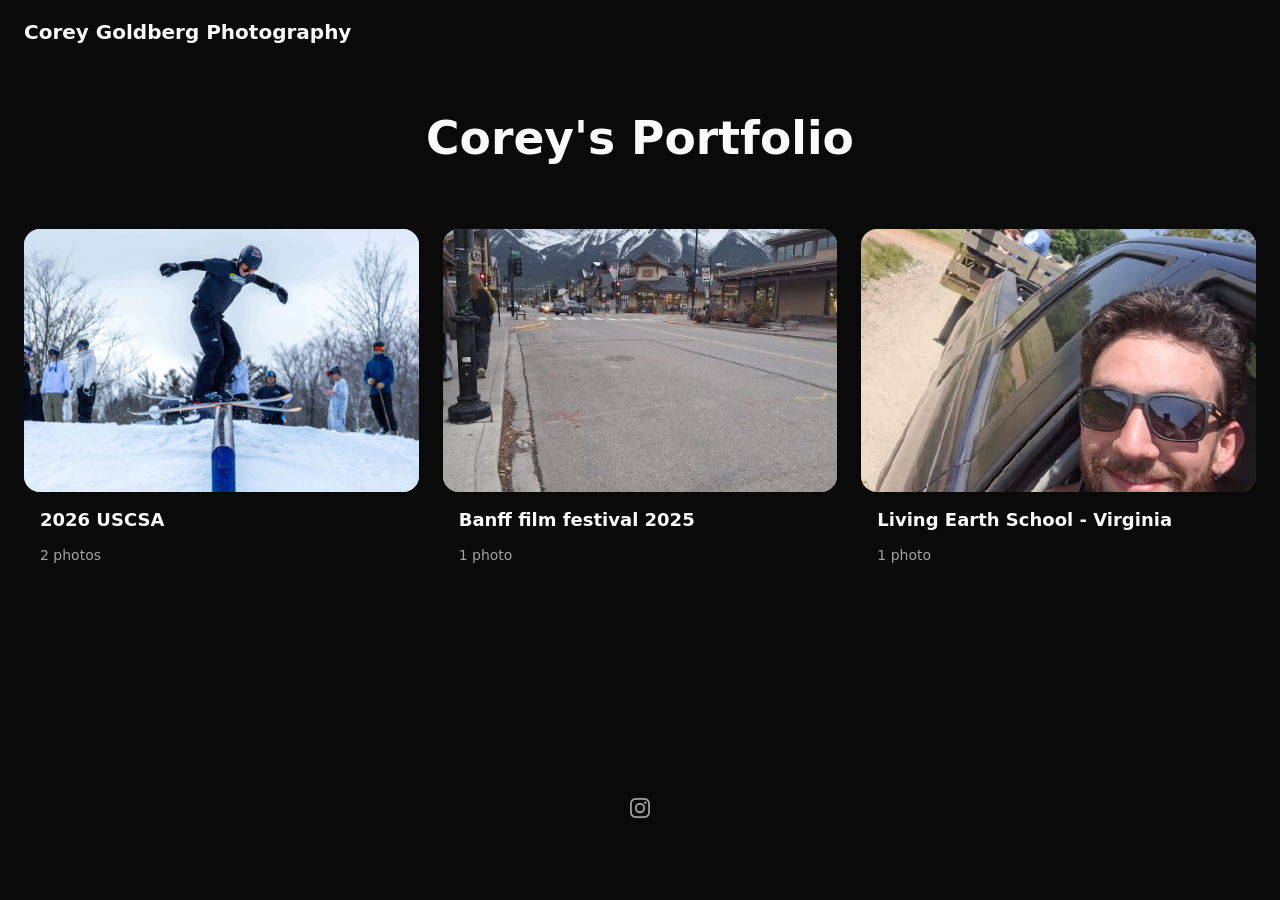
<file: index.html>
<!doctype html><html class=dark lang=en-us><head><meta name=generator content="Hugo 0.160.0"><meta charset=utf-8><meta name=viewport content="width=device-width,initial-scale=1"><title>Corey's Portfolio - Corey Goldberg Photography</title><link rel=canonical href=https://coreygoldbergphotography.com/><link rel=icon type=image/svg+xml href=/images/favicon.svg><link rel=icon type=image/png href=/images/favicon.png><link rel=apple-touch-icon sizes=180x180 href=/images/apple-touch-icon.png><meta name=description content><meta name=robots content="index, follow"><link rel=alternate type=application/rss+xml href=https://coreygoldbergphotography.com/index.xml title="Corey Goldberg Photography"><meta property="og:url" content="https://coreygoldbergphotography.com/"><meta property="og:site_name" content="Corey Goldberg Photography"><meta property="og:title" content="Corey's Portfolio"><meta property="og:description" content="Shooting people doing awesome things
in the outdoors
with a camera!"><meta property="og:locale" content="en_us"><meta property="og:type" content="website"><link rel=stylesheet href=/css/main.min.929a37b4f846bf86c1bf9935695bb75dbed775e4c8f11304661afa14f26407c0.css><script src=/js/main.0de0d73fb334e8aef574046cb537325b517c7abcd818150338b9a53e8d3b8dc2.js defer></script></head><body><header><a class=btn href=/>Corey Goldberg Photography</a></header><main><hgroup><h1>Corey's Portfolio</h1></hgroup><section class=galleries><a class=card href=/lake_placid-2026/ title="2026 USCSA"><figure style=background-color:#d6e5f5><img class=lazyload width=480 height=600 data-src=/lake_placid-2026/lake_placid01_hu_c043b35835efb7c4.png alt="2026 USCSA"></figure><div><h2>2026 USCSA</h2><p>2 photos</p></div></a><a class=card href=/banff/ title="Banff film festival 2025"><figure style=background-color:#b0b0b3><img class=lazyload width=450 height=600 data-src=/banff/1000013682_hu_ee2b8155955b497e.jpg alt="Banff film festival 2025"></figure><div><h2>Banff film festival 2025</h2><p>1 photo</p></div></a><a class=card href=/les/ title="Living Earth School - Virginia"><figure style=background-color:#4e4644><img class=lazyload width=480 height=600 data-src=/les/les_hu_7635b2987060c3f4.png alt="Living Earth School - Virginia"></figure><div><h2>Living Earth School - Virginia</h2><p>1 photo</p></div></a></section></main><footer><section class=social-icons><a target=_blank rel=noopener title=Instagram href=https://www.instagram.com/corey__goldberg/><svg width="24" height="24" fill="currentColor" viewBox="0 0 24 24" aria-hidden="true"><path fill-rule="evenodd" d="M12.315 2c2.43.0 2.784.013 3.808.06 1.064.049 1.791.218 2.427.465a4.902 4.902.0 011.772 1.153 4.902 4.902.0 011.153 1.772c.247.636.416 1.363.465 2.427.048 1.067.06 1.407.06 4.123v.08c0 2.643-.012 2.987-.06 4.043-.049 1.064-.218 1.791-.465 2.427a4.902 4.902.0 01-1.153 1.772 4.902 4.902.0 01-1.772 1.153c-.636.247-1.363.416-2.427.465-1.067.048-1.407.06-4.123.06h-.08c-2.643.0-2.987-.012-4.043-.06-1.064-.049-1.791-.218-2.427-.465a4.902 4.902.0 01-1.772-1.153A4.902 4.902.0 012.525 18.55c-.247-.636-.416-1.363-.465-2.427-.047-1.024-.06-1.379-.06-3.808v-.63c0-2.43.013-2.784.06-3.808.049-1.064.218-1.791.465-2.427a4.902 4.902.0 011.153-1.772A4.902 4.902.0 015.45 2.525c.636-.247 1.363-.416 2.427-.465C8.901 2.013 9.256 2 11.685 2h.63zm-.081 1.802h-.468c-2.456.0-2.784.011-3.807.058-.975.045-1.504.207-1.857.344-.467.182-.8.398-1.15.748-.35.35-.566.683-.748 1.15-.137.353-.3.882-.344 1.857-.047 1.023-.058 1.351-.058 3.807v.468c0 2.456.011 2.784.058 3.807.045.975.207 1.504.344 1.857.182.466.399.8.748 1.15.35.35.683.566 1.15.748.353.137.882.3 1.857.344 1.054.048 1.37.058 4.041.058h.08c2.597.0 2.917-.01 3.96-.058.976-.045 1.505-.207 1.858-.344.466-.182.8-.398 1.15-.748.35-.35.566-.683.748-1.15.137-.353.3-.882.344-1.857.048-1.055.058-1.37.058-4.041v-.08c0-2.597-.01-2.917-.058-3.96-.045-.976-.207-1.505-.344-1.858a3.097 3.097.0 00-.748-1.15 3.098 3.098.0 00-1.15-.748c-.353-.137-.882-.3-1.857-.344-1.023-.047-1.351-.058-3.807-.058zM12 6.865a5.135 5.135.0 110 10.27 5.135 5.135.0 010-10.27zm0 1.802a3.333 3.333.0 100 6.666 3.333 3.333.0 000-6.666zm5.338-3.205a1.2 1.2.0 110 2.4 1.2 1.2.0 010-2.4z" clip-rule="evenodd"/></svg></a></section><section></section></footer></body></html>
</file>
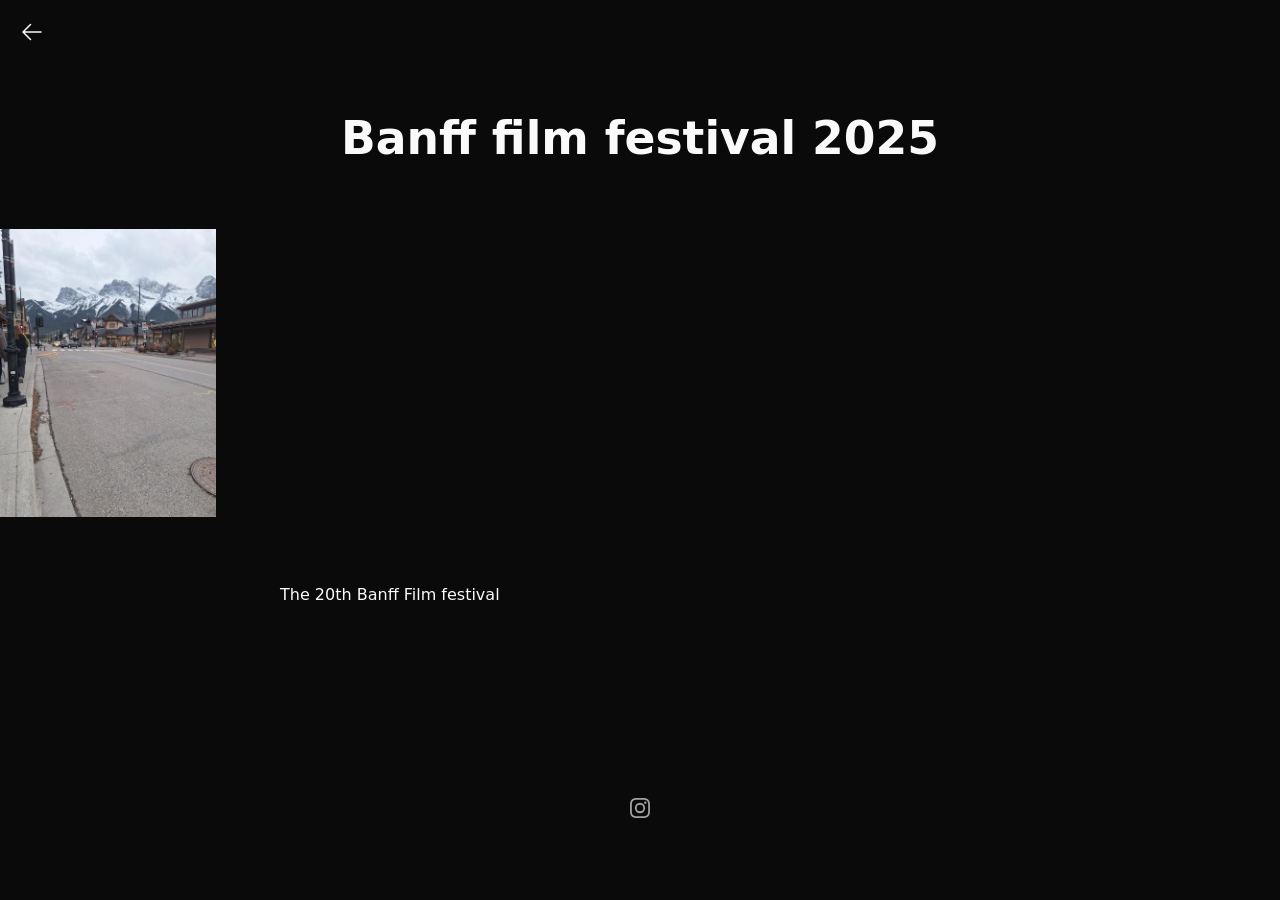
<file: banff/index.html>
<!doctype html><html class=dark lang=en-us><head><meta charset=utf-8><meta name=viewport content="width=device-width,initial-scale=1"><title>Banff film festival 2025 - Corey Goldberg Photography</title><link rel=canonical href=https://coreygoldbergphotography.com/banff/><link rel=icon type=image/svg+xml href=/images/favicon.svg><link rel=icon type=image/png href=/images/favicon.png><link rel=apple-touch-icon sizes=180x180 href=/images/apple-touch-icon.png><meta name=description content><meta name=robots content="index, follow"><meta property="og:url" content="https://coreygoldbergphotography.com/banff/"><meta property="og:site_name" content="Corey Goldberg Photography"><meta property="og:title" content="Banff film festival 2025"><meta property="og:description" content="The 20th Banff Film festival"><meta property="og:locale" content="en_us"><meta property="og:type" content="article"><meta property="article:published_time" content="2025-12-01T00:00:00+00:00"><meta property="article:modified_time" content="2025-12-01T00:00:00+00:00"><meta property="og:image" content="https://coreygoldbergphotography.com/banff/1000013682_hu_e6410ad8ebd4dc66.jpg"><link rel=stylesheet href=/css/main.min.929a37b4f846bf86c1bf9935695bb75dbed775e4c8f11304661afa14f26407c0.css><script src=/js/main.0de0d73fb334e8aef574046cb537325b517c7abcd818150338b9a53e8d3b8dc2.js defer></script></head><body><header><a class="btn btn-square" href=/ title="Corey's Portfolio"><svg width="24" height="24" data-slot="icon" fill="currentColor" viewBox="0 0 24 24" aria-hidden="true"><path clip-rule="evenodd" fill-rule="evenodd" d="M11.03 3.97a.75.75.0 010 1.06l-6.22 6.22H21a.75.75.0 010 1.5H4.81l6.22 6.22a.75.75.0 11-1.06 1.06l-7.5-7.5a.75.75.0 010-1.06l7.5-7.5a.75.75.0 011.06.0z"/></svg></a></header><main><hgroup><h1>Banff film festival 2025</h1></hgroup><section class=gallery><div id=gallery style=visibility:hidden;height:1px;overflow:hidden><a class=gallery-item href=/banff/1000013682.jpg data-pswp-src=/banff/1000013682_hu_e6410ad8ebd4dc66.jpg data-pswp-width=1200 data-pswp-height=1600 data-pswp-target=1000013682.jpg title itemscope itemtype=https://schema.org/ImageObject style=aspect-ratio:450/600><figure style=background-color:#b0b0b3;aspect-ratio:450/600><img class=lazyload width=450 height=600 data-src=/banff/1000013682_hu_ee2b8155955b497e.jpg alt></figure><meta itemprop=contentUrl content="/banff/1000013682.jpg"></a></div></section><section class=prose><p>The 20th Banff Film festival</p></section></main><footer><section class=social-icons><a target=_blank rel=noopener title=Instagram href=https://www.instagram.com/corey__goldberg/><svg width="24" height="24" fill="currentColor" viewBox="0 0 24 24" aria-hidden="true"><path fill-rule="evenodd" d="M12.315 2c2.43.0 2.784.013 3.808.06 1.064.049 1.791.218 2.427.465a4.902 4.902.0 011.772 1.153 4.902 4.902.0 011.153 1.772c.247.636.416 1.363.465 2.427.048 1.067.06 1.407.06 4.123v.08c0 2.643-.012 2.987-.06 4.043-.049 1.064-.218 1.791-.465 2.427a4.902 4.902.0 01-1.153 1.772 4.902 4.902.0 01-1.772 1.153c-.636.247-1.363.416-2.427.465-1.067.048-1.407.06-4.123.06h-.08c-2.643.0-2.987-.012-4.043-.06-1.064-.049-1.791-.218-2.427-.465a4.902 4.902.0 01-1.772-1.153A4.902 4.902.0 012.525 18.55c-.247-.636-.416-1.363-.465-2.427-.047-1.024-.06-1.379-.06-3.808v-.63c0-2.43.013-2.784.06-3.808.049-1.064.218-1.791.465-2.427a4.902 4.902.0 011.153-1.772A4.902 4.902.0 015.45 2.525c.636-.247 1.363-.416 2.427-.465C8.901 2.013 9.256 2 11.685 2h.63zm-.081 1.802h-.468c-2.456.0-2.784.011-3.807.058-.975.045-1.504.207-1.857.344-.467.182-.8.398-1.15.748-.35.35-.566.683-.748 1.15-.137.353-.3.882-.344 1.857-.047 1.023-.058 1.351-.058 3.807v.468c0 2.456.011 2.784.058 3.807.045.975.207 1.504.344 1.857.182.466.399.8.748 1.15.35.35.683.566 1.15.748.353.137.882.3 1.857.344 1.054.048 1.37.058 4.041.058h.08c2.597.0 2.917-.01 3.96-.058.976-.045 1.505-.207 1.858-.344.466-.182.8-.398 1.15-.748.35-.35.566-.683.748-1.15.137-.353.3-.882.344-1.857.048-1.055.058-1.37.058-4.041v-.08c0-2.597-.01-2.917-.058-3.96-.045-.976-.207-1.505-.344-1.858a3.097 3.097.0 00-.748-1.15 3.098 3.098.0 00-1.15-.748c-.353-.137-.882-.3-1.857-.344-1.023-.047-1.351-.058-3.807-.058zM12 6.865a5.135 5.135.0 110 10.27 5.135 5.135.0 010-10.27zm0 1.802a3.333 3.333.0 100 6.666 3.333 3.333.0 000-6.666zm5.338-3.205a1.2 1.2.0 110 2.4 1.2 1.2.0 010-2.4z" clip-rule="evenodd"/></svg></a></section><section></section></footer></body></html>
</file>
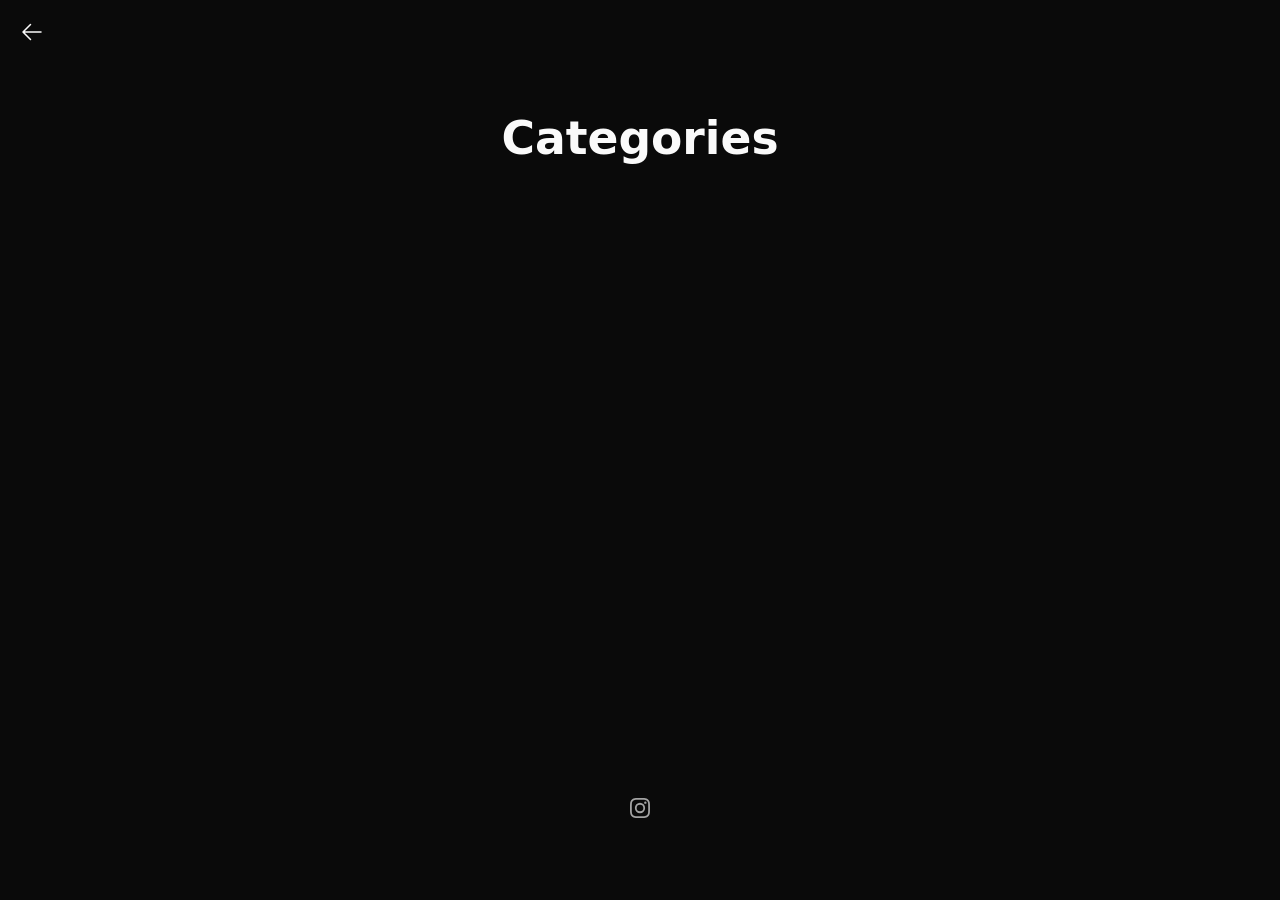
<file: categories/index.html>
<!doctype html><html class=dark lang=en-us><head><meta charset=utf-8><meta name=viewport content="width=device-width,initial-scale=1"><title>Categories - Corey Goldberg Photography</title><link rel=canonical href=https://coreygoldbergphotography.com/categories/><link rel=icon type=image/svg+xml href=/images/favicon.svg><link rel=icon type=image/png href=/images/favicon.png><link rel=apple-touch-icon sizes=180x180 href=/images/apple-touch-icon.png><meta name=description content><meta name=robots content="index, follow"><link rel=alternate type=application/rss+xml href=https://coreygoldbergphotography.com/categories/index.xml title="Corey Goldberg Photography"><meta property="og:url" content="https://coreygoldbergphotography.com/categories/"><meta property="og:site_name" content="Corey Goldberg Photography"><meta property="og:title" content="Categories"><meta property="og:locale" content="en_us"><meta property="og:type" content="website"><link rel=stylesheet href=/css/main.min.929a37b4f846bf86c1bf9935695bb75dbed775e4c8f11304661afa14f26407c0.css><script src=/js/main.0de0d73fb334e8aef574046cb537325b517c7abcd818150338b9a53e8d3b8dc2.js defer></script></head><body><header><a class="btn btn-square" href=/ title="Corey's Portfolio"><svg width="24" height="24" data-slot="icon" fill="currentColor" viewBox="0 0 24 24" aria-hidden="true"><path clip-rule="evenodd" fill-rule="evenodd" d="M11.03 3.97a.75.75.0 010 1.06l-6.22 6.22H21a.75.75.0 010 1.5H4.81l6.22 6.22a.75.75.0 11-1.06 1.06l-7.5-7.5a.75.75.0 010-1.06l7.5-7.5a.75.75.0 011.06.0z"/></svg></a></header><main><hgroup><h1>Categories</h1></hgroup><section class=galleries></section></main><footer><section class=social-icons><a target=_blank rel=noopener title=Instagram href=https://www.instagram.com/corey__goldberg/><svg width="24" height="24" fill="currentColor" viewBox="0 0 24 24" aria-hidden="true"><path fill-rule="evenodd" d="M12.315 2c2.43.0 2.784.013 3.808.06 1.064.049 1.791.218 2.427.465a4.902 4.902.0 011.772 1.153 4.902 4.902.0 011.153 1.772c.247.636.416 1.363.465 2.427.048 1.067.06 1.407.06 4.123v.08c0 2.643-.012 2.987-.06 4.043-.049 1.064-.218 1.791-.465 2.427a4.902 4.902.0 01-1.153 1.772 4.902 4.902.0 01-1.772 1.153c-.636.247-1.363.416-2.427.465-1.067.048-1.407.06-4.123.06h-.08c-2.643.0-2.987-.012-4.043-.06-1.064-.049-1.791-.218-2.427-.465a4.902 4.902.0 01-1.772-1.153A4.902 4.902.0 012.525 18.55c-.247-.636-.416-1.363-.465-2.427-.047-1.024-.06-1.379-.06-3.808v-.63c0-2.43.013-2.784.06-3.808.049-1.064.218-1.791.465-2.427a4.902 4.902.0 011.153-1.772A4.902 4.902.0 015.45 2.525c.636-.247 1.363-.416 2.427-.465C8.901 2.013 9.256 2 11.685 2h.63zm-.081 1.802h-.468c-2.456.0-2.784.011-3.807.058-.975.045-1.504.207-1.857.344-.467.182-.8.398-1.15.748-.35.35-.566.683-.748 1.15-.137.353-.3.882-.344 1.857-.047 1.023-.058 1.351-.058 3.807v.468c0 2.456.011 2.784.058 3.807.045.975.207 1.504.344 1.857.182.466.399.8.748 1.15.35.35.683.566 1.15.748.353.137.882.3 1.857.344 1.054.048 1.37.058 4.041.058h.08c2.597.0 2.917-.01 3.96-.058.976-.045 1.505-.207 1.858-.344.466-.182.8-.398 1.15-.748.35-.35.566-.683.748-1.15.137-.353.3-.882.344-1.857.048-1.055.058-1.37.058-4.041v-.08c0-2.597-.01-2.917-.058-3.96-.045-.976-.207-1.505-.344-1.858a3.097 3.097.0 00-.748-1.15 3.098 3.098.0 00-1.15-.748c-.353-.137-.882-.3-1.857-.344-1.023-.047-1.351-.058-3.807-.058zM12 6.865a5.135 5.135.0 110 10.27 5.135 5.135.0 010-10.27zm0 1.802a3.333 3.333.0 100 6.666 3.333 3.333.0 000-6.666zm5.338-3.205a1.2 1.2.0 110 2.4 1.2 1.2.0 010-2.4z" clip-rule="evenodd"/></svg></a></section><section></section></footer></body></html>
</file>
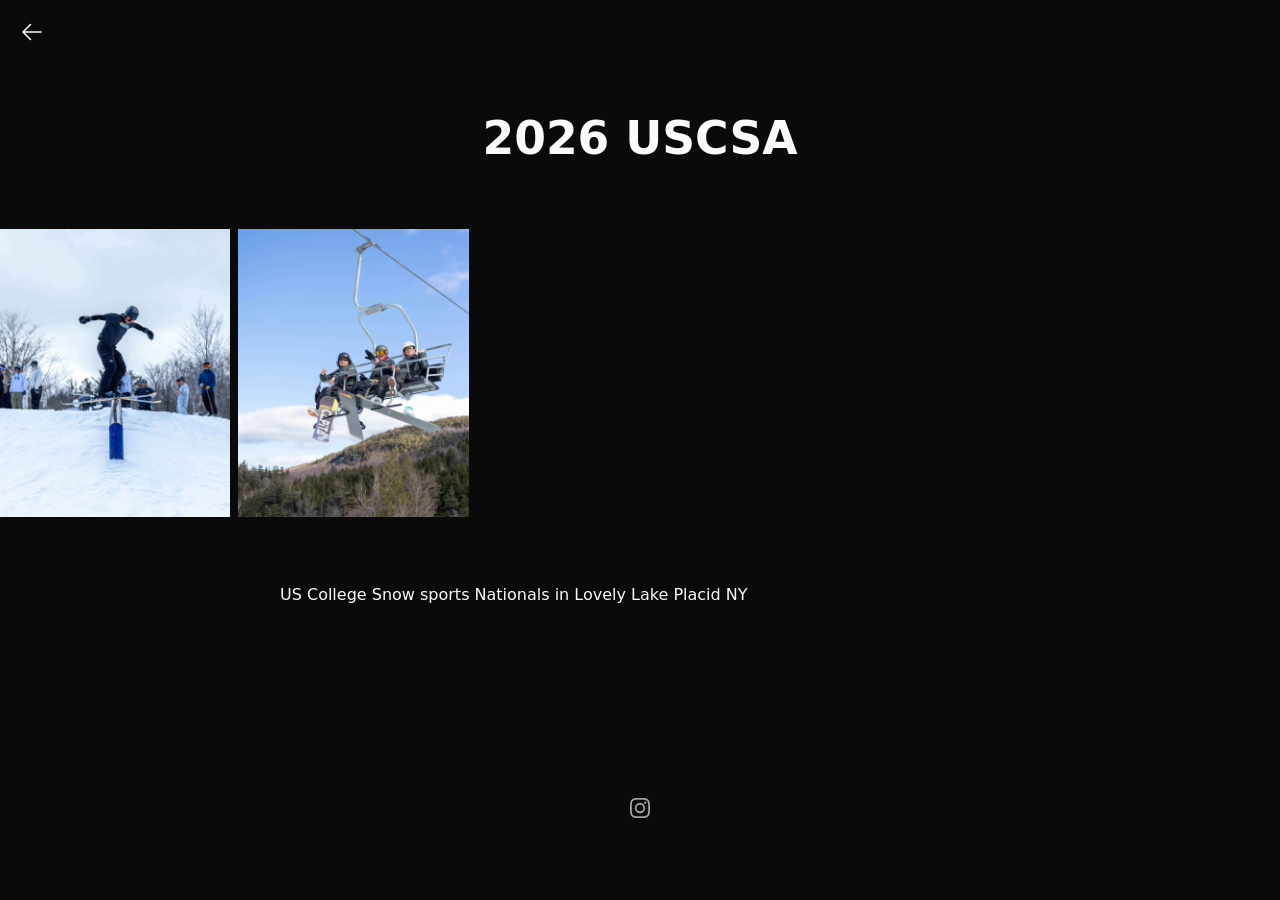
<file: lake_placid-2026/index.html>
<!doctype html><html class=dark lang=en-us><head><meta charset=utf-8><meta name=viewport content="width=device-width,initial-scale=1"><title>2026 USCSA - Corey Goldberg Photography</title><link rel=canonical href=https://coreygoldbergphotography.com/lake_placid-2026/><link rel=icon type=image/svg+xml href=/images/favicon.svg><link rel=icon type=image/png href=/images/favicon.png><link rel=apple-touch-icon sizes=180x180 href=/images/apple-touch-icon.png><meta name=description content><meta name=robots content="index, follow"><meta property="og:url" content="https://coreygoldbergphotography.com/lake_placid-2026/"><meta property="og:site_name" content="Corey Goldberg Photography"><meta property="og:title" content="2026 USCSA"><meta property="og:description" content="US College Snow sports Nationals in Lovely Lake Placid NY"><meta property="og:locale" content="en_us"><meta property="og:type" content="article"><meta property="article:published_time" content="2026-03-01T00:00:00+00:00"><meta property="article:modified_time" content="2026-03-01T00:00:00+00:00"><meta property="og:image" content="https://coreygoldbergphotography.com/lake_placid-2026/lake_placid01_hu_95d3cd285a1f9a01.png"><link rel=stylesheet href=/css/main.min.929a37b4f846bf86c1bf9935695bb75dbed775e4c8f11304661afa14f26407c0.css><script src=/js/main.0de0d73fb334e8aef574046cb537325b517c7abcd818150338b9a53e8d3b8dc2.js defer></script></head><body><header><a class="btn btn-square" href=/ title="Corey's Portfolio"><svg width="24" height="24" data-slot="icon" fill="currentColor" viewBox="0 0 24 24" aria-hidden="true"><path clip-rule="evenodd" fill-rule="evenodd" d="M11.03 3.97a.75.75.0 010 1.06l-6.22 6.22H21a.75.75.0 010 1.5H4.81l6.22 6.22a.75.75.0 11-1.06 1.06l-7.5-7.5a.75.75.0 010-1.06l7.5-7.5a.75.75.0 011.06.0z"/></svg></a></header><main><hgroup><h1>2026 USCSA</h1></hgroup><section class=gallery><div id=gallery style=visibility:hidden;height:1px;overflow:hidden><a class=gallery-item href=/lake_placid-2026/lake_placid01.png data-pswp-src=/lake_placid-2026/lake_placid01_hu_95d3cd285a1f9a01.png data-pswp-width=1280 data-pswp-height=1600 data-pswp-target=lake_placid01.png title itemscope itemtype=https://schema.org/ImageObject style=aspect-ratio:480/600><figure style=background-color:#d6e5f5;aspect-ratio:480/600><img class=lazyload width=480 height=600 data-src=/lake_placid-2026/lake_placid01_hu_c043b35835efb7c4.png alt></figure><meta itemprop=contentUrl content="/lake_placid-2026/lake_placid01.png"></a><a class=gallery-item href=/lake_placid-2026/lake_placid02.png data-pswp-src=/lake_placid-2026/lake_placid02_hu_82516c3df75f7465.png data-pswp-width=1280 data-pswp-height=1600 data-pswp-target=lake_placid02.png title itemscope itemtype=https://schema.org/ImageObject style=aspect-ratio:480/600><figure style=background-color:#aecaf0;aspect-ratio:480/600><img class=lazyload width=480 height=600 data-src=/lake_placid-2026/lake_placid02_hu_4d636e6cdc8eabc4.png alt></figure><meta itemprop=contentUrl content="/lake_placid-2026/lake_placid02.png"></a></div></section><section class=prose><p>US College Snow sports Nationals in Lovely Lake Placid NY</p></section></main><footer><section class=social-icons><a target=_blank rel=noopener title=Instagram href=https://www.instagram.com/corey__goldberg/><svg width="24" height="24" fill="currentColor" viewBox="0 0 24 24" aria-hidden="true"><path fill-rule="evenodd" d="M12.315 2c2.43.0 2.784.013 3.808.06 1.064.049 1.791.218 2.427.465a4.902 4.902.0 011.772 1.153 4.902 4.902.0 011.153 1.772c.247.636.416 1.363.465 2.427.048 1.067.06 1.407.06 4.123v.08c0 2.643-.012 2.987-.06 4.043-.049 1.064-.218 1.791-.465 2.427a4.902 4.902.0 01-1.153 1.772 4.902 4.902.0 01-1.772 1.153c-.636.247-1.363.416-2.427.465-1.067.048-1.407.06-4.123.06h-.08c-2.643.0-2.987-.012-4.043-.06-1.064-.049-1.791-.218-2.427-.465a4.902 4.902.0 01-1.772-1.153A4.902 4.902.0 012.525 18.55c-.247-.636-.416-1.363-.465-2.427-.047-1.024-.06-1.379-.06-3.808v-.63c0-2.43.013-2.784.06-3.808.049-1.064.218-1.791.465-2.427a4.902 4.902.0 011.153-1.772A4.902 4.902.0 015.45 2.525c.636-.247 1.363-.416 2.427-.465C8.901 2.013 9.256 2 11.685 2h.63zm-.081 1.802h-.468c-2.456.0-2.784.011-3.807.058-.975.045-1.504.207-1.857.344-.467.182-.8.398-1.15.748-.35.35-.566.683-.748 1.15-.137.353-.3.882-.344 1.857-.047 1.023-.058 1.351-.058 3.807v.468c0 2.456.011 2.784.058 3.807.045.975.207 1.504.344 1.857.182.466.399.8.748 1.15.35.35.683.566 1.15.748.353.137.882.3 1.857.344 1.054.048 1.37.058 4.041.058h.08c2.597.0 2.917-.01 3.96-.058.976-.045 1.505-.207 1.858-.344.466-.182.8-.398 1.15-.748.35-.35.566-.683.748-1.15.137-.353.3-.882.344-1.857.048-1.055.058-1.37.058-4.041v-.08c0-2.597-.01-2.917-.058-3.96-.045-.976-.207-1.505-.344-1.858a3.097 3.097.0 00-.748-1.15 3.098 3.098.0 00-1.15-.748c-.353-.137-.882-.3-1.857-.344-1.023-.047-1.351-.058-3.807-.058zM12 6.865a5.135 5.135.0 110 10.27 5.135 5.135.0 010-10.27zm0 1.802a3.333 3.333.0 100 6.666 3.333 3.333.0 000-6.666zm5.338-3.205a1.2 1.2.0 110 2.4 1.2 1.2.0 010-2.4z" clip-rule="evenodd"/></svg></a></section><section></section></footer></body></html>
</file>
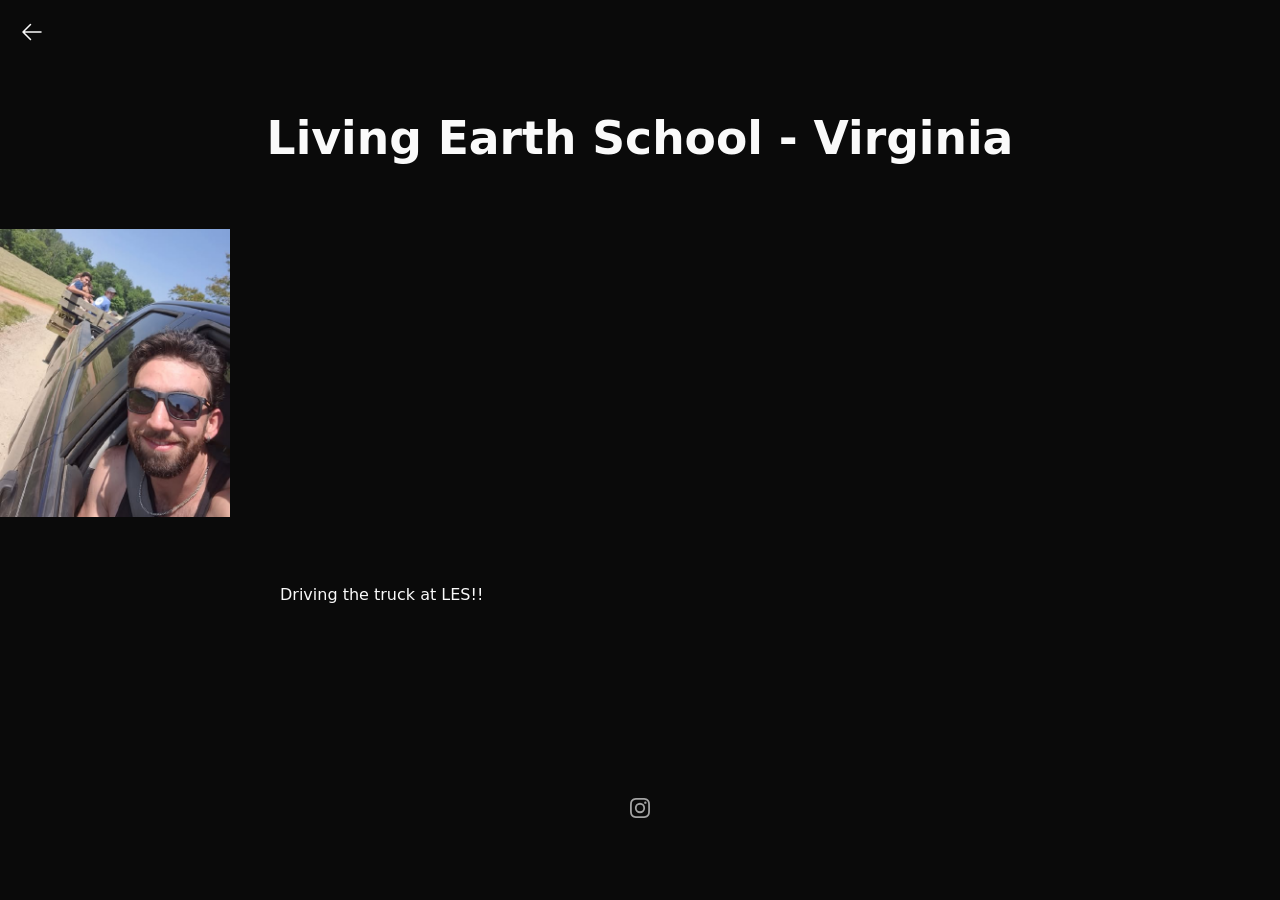
<file: les/index.html>
<!doctype html><html class=dark lang=en-us><head><meta charset=utf-8><meta name=viewport content="width=device-width,initial-scale=1"><title>Living Earth School - Virginia - Corey Goldberg Photography</title><link rel=canonical href=https://coreygoldbergphotography.com/les/><link rel=icon type=image/svg+xml href=/images/favicon.svg><link rel=icon type=image/png href=/images/favicon.png><link rel=apple-touch-icon sizes=180x180 href=/images/apple-touch-icon.png><meta name=description content><meta name=robots content="index, follow"><meta property="og:url" content="https://coreygoldbergphotography.com/les/"><meta property="og:site_name" content="Corey Goldberg Photography"><meta property="og:title" content="Living Earth School - Virginia"><meta property="og:description" content="Driving the truck at LES!!"><meta property="og:locale" content="en_us"><meta property="og:type" content="article"><meta property="article:published_time" content="2025-08-01T00:00:00+00:00"><meta property="article:modified_time" content="2025-08-01T00:00:00+00:00"><meta property="og:image" content="https://coreygoldbergphotography.com/les/les_hu_df52497cc9a39722.png"><link rel=stylesheet href=/css/main.min.929a37b4f846bf86c1bf9935695bb75dbed775e4c8f11304661afa14f26407c0.css><script src=/js/main.0de0d73fb334e8aef574046cb537325b517c7abcd818150338b9a53e8d3b8dc2.js defer></script></head><body><header><a class="btn btn-square" href=/ title="Corey's Portfolio"><svg width="24" height="24" data-slot="icon" fill="currentColor" viewBox="0 0 24 24" aria-hidden="true"><path clip-rule="evenodd" fill-rule="evenodd" d="M11.03 3.97a.75.75.0 010 1.06l-6.22 6.22H21a.75.75.0 010 1.5H4.81l6.22 6.22a.75.75.0 11-1.06 1.06l-7.5-7.5a.75.75.0 010-1.06l7.5-7.5a.75.75.0 011.06.0z"/></svg></a></header><main><hgroup><h1>Living Earth School - Virginia</h1></hgroup><section class=gallery><div id=gallery style=visibility:hidden;height:1px;overflow:hidden><a class=gallery-item href=/les/les.png data-pswp-src=/les/les_hu_df52497cc9a39722.png data-pswp-width=512 data-pswp-height=640 data-pswp-target=les.png title itemscope itemtype=https://schema.org/ImageObject style=aspect-ratio:480/600><figure style=background-color:#4e4644;aspect-ratio:480/600><img class=lazyload width=480 height=600 data-src=/les/les_hu_7635b2987060c3f4.png alt></figure><meta itemprop=contentUrl content="/les/les.png"></a></div></section><section class=prose><p>Driving the truck at LES!!</p></section></main><footer><section class=social-icons><a target=_blank rel=noopener title=Instagram href=https://www.instagram.com/corey__goldberg/><svg width="24" height="24" fill="currentColor" viewBox="0 0 24 24" aria-hidden="true"><path fill-rule="evenodd" d="M12.315 2c2.43.0 2.784.013 3.808.06 1.064.049 1.791.218 2.427.465a4.902 4.902.0 011.772 1.153 4.902 4.902.0 011.153 1.772c.247.636.416 1.363.465 2.427.048 1.067.06 1.407.06 4.123v.08c0 2.643-.012 2.987-.06 4.043-.049 1.064-.218 1.791-.465 2.427a4.902 4.902.0 01-1.153 1.772 4.902 4.902.0 01-1.772 1.153c-.636.247-1.363.416-2.427.465-1.067.048-1.407.06-4.123.06h-.08c-2.643.0-2.987-.012-4.043-.06-1.064-.049-1.791-.218-2.427-.465a4.902 4.902.0 01-1.772-1.153A4.902 4.902.0 012.525 18.55c-.247-.636-.416-1.363-.465-2.427-.047-1.024-.06-1.379-.06-3.808v-.63c0-2.43.013-2.784.06-3.808.049-1.064.218-1.791.465-2.427a4.902 4.902.0 011.153-1.772A4.902 4.902.0 015.45 2.525c.636-.247 1.363-.416 2.427-.465C8.901 2.013 9.256 2 11.685 2h.63zm-.081 1.802h-.468c-2.456.0-2.784.011-3.807.058-.975.045-1.504.207-1.857.344-.467.182-.8.398-1.15.748-.35.35-.566.683-.748 1.15-.137.353-.3.882-.344 1.857-.047 1.023-.058 1.351-.058 3.807v.468c0 2.456.011 2.784.058 3.807.045.975.207 1.504.344 1.857.182.466.399.8.748 1.15.35.35.683.566 1.15.748.353.137.882.3 1.857.344 1.054.048 1.37.058 4.041.058h.08c2.597.0 2.917-.01 3.96-.058.976-.045 1.505-.207 1.858-.344.466-.182.8-.398 1.15-.748.35-.35.566-.683.748-1.15.137-.353.3-.882.344-1.857.048-1.055.058-1.37.058-4.041v-.08c0-2.597-.01-2.917-.058-3.96-.045-.976-.207-1.505-.344-1.858a3.097 3.097.0 00-.748-1.15 3.098 3.098.0 00-1.15-.748c-.353-.137-.882-.3-1.857-.344-1.023-.047-1.351-.058-3.807-.058zM12 6.865a5.135 5.135.0 110 10.27 5.135 5.135.0 010-10.27zm0 1.802a3.333 3.333.0 100 6.666 3.333 3.333.0 000-6.666zm5.338-3.205a1.2 1.2.0 110 2.4 1.2 1.2.0 010-2.4z" clip-rule="evenodd"/></svg></a></section><section></section></footer></body></html>
</file>
